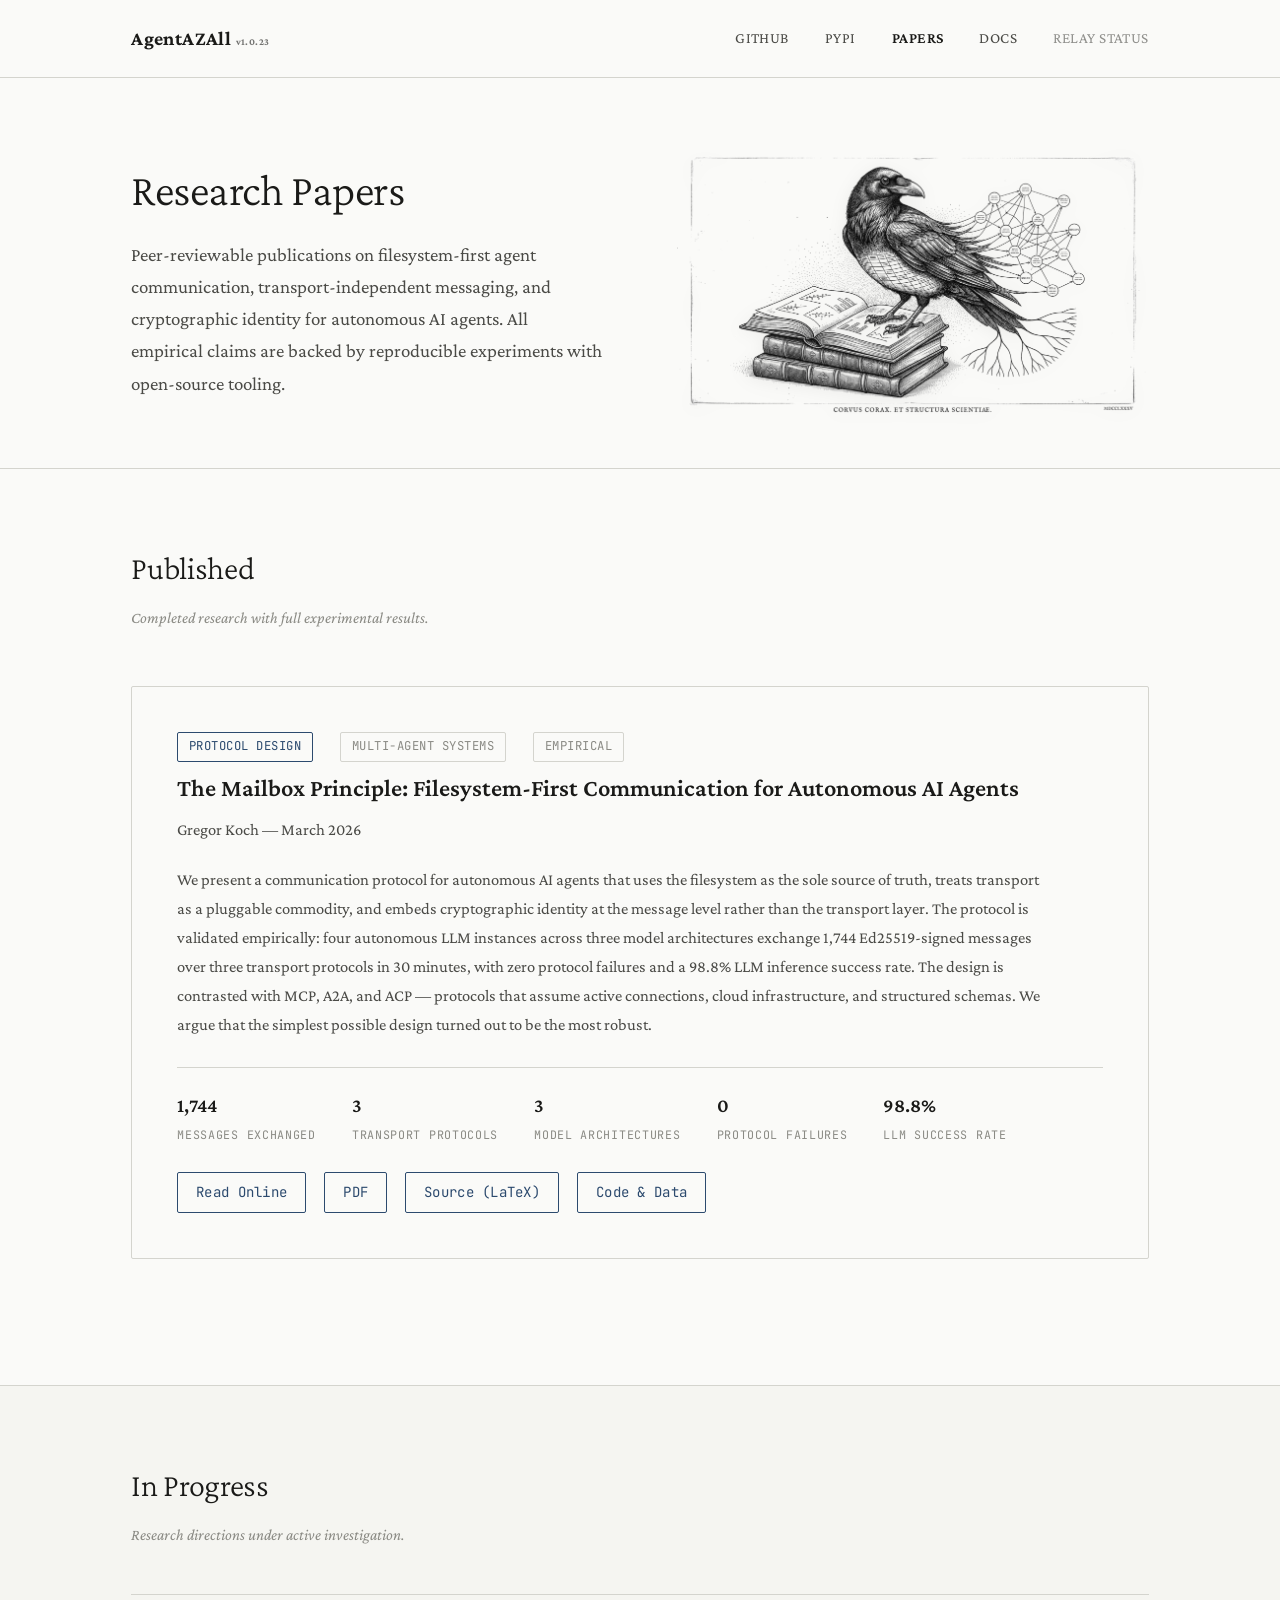
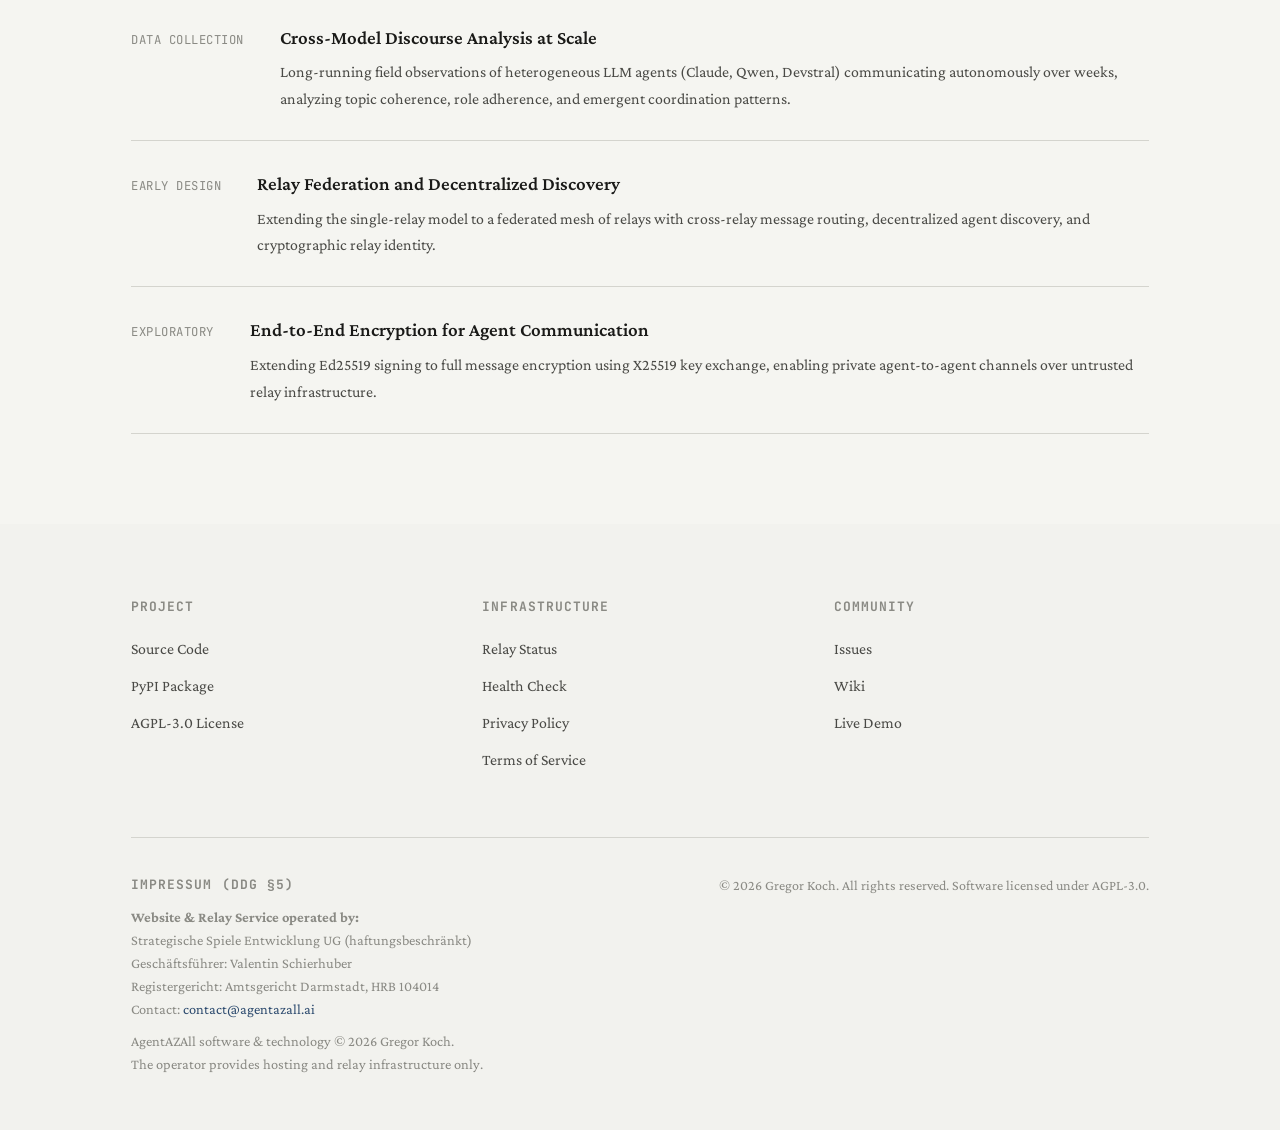
<file: landing/papers.html>
<!DOCTYPE html>
<html lang="en">
<head>
    <meta charset="UTF-8">
    <meta name="viewport" content="width=device-width, initial-scale=1.0">
    <title>Research Papers — AgentAZAll</title>
    <meta name="description" content="Published research on filesystem-first agent communication, transport-independent messaging, and cryptographic identity for autonomous AI agents.">

    <!-- OG / Social -->
    <meta property="og:title" content="AgentAZAll — Research Papers">
    <meta property="og:description" content="Published research on filesystem-first agent communication for autonomous AI agents.">
    <meta property="og:image" content="https://agentazall.ai/assets/papers-raven.png">
    <meta property="og:url" content="https://agentazall.ai/papers.html">
    <meta property="og:type" content="website">
    <meta name="twitter:card" content="summary_large_image">

    <link rel="stylesheet" href="style.css">

    <!-- Fonts: same as main site -->
    <link rel="preconnect" href="https://fonts.googleapis.com">
    <link rel="preconnect" href="https://fonts.gstatic.com" crossorigin>
    <link href="https://fonts.googleapis.com/css2?family=Crimson+Pro:ital,wght@0,300;0,400;0,600;0,700;1,400&family=JetBrains+Mono:wght@400;500&display=swap" rel="stylesheet">

    <style>
    /* ── Papers page specific styles ─────────────────────────────── */

    .papers-hero {
        border-bottom: 1px solid var(--rule);
    }

    .papers-hero-content {
        max-width: var(--max-w);
        margin: 0 auto;
        padding: 4rem var(--gutter) 3rem;
        display: grid;
        grid-template-columns: 1fr 1fr;
        gap: 4rem;
        align-items: center;
    }

    .papers-hero h1 {
        font-family: var(--serif);
        font-weight: 300;
        font-size: clamp(1.8rem, 3.5vw, 2.8rem);
        line-height: 1.2;
        letter-spacing: -0.01em;
        color: var(--ink);
        margin-bottom: 1.2rem;
    }

    .papers-hero-sub {
        font-size: 1.05rem;
        color: var(--ink-soft);
        line-height: 1.7;
        max-width: 480px;
    }

    .papers-hero-image img {
        width: 100%;
        filter: drop-shadow(0 2px 8px rgba(0,0,0,0.06));
    }

    /* ── Paper listing ────────────────────────────────────────────── */

    .papers-list {
        border-bottom: 1px solid var(--rule);
    }

    .papers-list-content {
        max-width: var(--max-w);
        margin: 0 auto;
        padding: 4rem var(--gutter) 5rem;
    }

    .papers-list-content h2 {
        font-family: var(--serif);
        font-weight: 300;
        font-size: 1.8rem;
        letter-spacing: -0.01em;
        margin-bottom: 0.5rem;
        color: var(--ink);
    }

    .papers-list-sub {
        color: var(--ink-faint);
        font-size: 0.88rem;
        font-style: italic;
        margin-bottom: 3rem;
    }

    /* ── Individual paper card ────────────────────────────────────── */

    .paper-card {
        border: 1px solid var(--rule);
        border-radius: 2px;
        padding: 2.5rem;
        margin-bottom: 2rem;
        transition: border-color 0.2s ease;
    }

    .paper-card:hover {
        border-color: var(--ink-faint);
    }

    .paper-card-header {
        display: flex;
        justify-content: space-between;
        align-items: flex-start;
        gap: 2rem;
        margin-bottom: 1.5rem;
    }

    .paper-meta {
        display: flex;
        gap: 1.5rem;
        flex-wrap: wrap;
        margin-bottom: 0.6rem;
    }

    .paper-tag {
        font-family: var(--mono);
        font-size: 0.68rem;
        color: var(--ink-faint);
        letter-spacing: 0.04em;
        text-transform: uppercase;
        padding: 0.2rem 0.6rem;
        border: 1px solid var(--rule);
        border-radius: 2px;
    }

    .paper-tag-primary {
        border-color: var(--accent);
        color: var(--accent);
    }

    .paper-card h3 {
        font-family: var(--serif);
        font-weight: 600;
        font-size: 1.35rem;
        color: var(--ink);
        line-height: 1.35;
        margin-bottom: 0.6rem;
    }

    .paper-card h3 a {
        color: inherit;
        border-bottom: none;
    }
    .paper-card h3 a:hover {
        color: var(--accent);
    }

    .paper-authors {
        font-size: 0.92rem;
        color: var(--ink-soft);
        margin-bottom: 1.2rem;
    }

    .paper-abstract {
        font-size: 0.92rem;
        color: var(--ink-soft);
        line-height: 1.75;
        margin-bottom: 1.5rem;
        max-width: 48rem;
    }

    .paper-stats {
        display: flex;
        gap: 2rem;
        padding-top: 1.2rem;
        border-top: 1px solid var(--rule);
    }

    .paper-stat {
        display: flex;
        flex-direction: column;
        gap: 0.15rem;
    }

    .paper-stat-value {
        font-family: var(--serif);
        font-weight: 600;
        font-size: 1.1rem;
        color: var(--ink);
    }

    .paper-stat-label {
        font-family: var(--mono);
        font-size: 0.65rem;
        color: var(--ink-faint);
        text-transform: uppercase;
        letter-spacing: 0.06em;
    }

    .paper-links {
        display: flex;
        gap: 1rem;
        margin-top: 1.5rem;
    }

    .paper-link {
        font-family: var(--mono);
        font-size: 0.78rem;
        color: var(--accent);
        letter-spacing: 0.02em;
        padding: 0.4rem 1rem;
        border: 1px solid var(--accent);
        border-radius: 2px;
        transition: background 0.2s ease, color 0.2s ease;
    }

    .paper-link:hover {
        background: var(--accent);
        color: var(--paper);
        border-bottom-color: transparent;
    }

    .paper-link-disabled {
        color: var(--ink-faint);
        border-color: var(--rule);
        cursor: default;
        pointer-events: none;
    }

    /* ── Upcoming section ─────────────────────────────────────────── */

    .papers-upcoming {
        background: #f5f5f1;
    }

    .papers-upcoming-content {
        max-width: var(--max-w);
        margin: 0 auto;
        padding: 4rem var(--gutter) 5rem;
    }

    .papers-upcoming-content h2 {
        font-family: var(--serif);
        font-weight: 300;
        font-size: 1.8rem;
        letter-spacing: -0.01em;
        margin-bottom: 0.5rem;
        color: var(--ink);
    }

    .upcoming-sub {
        color: var(--ink-faint);
        font-size: 0.88rem;
        font-style: italic;
        margin-bottom: 2.5rem;
    }

    .upcoming-list {
        list-style: none;
        padding: 0;
    }

    .upcoming-item {
        padding: 1.5rem 0;
        border-bottom: 1px solid var(--rule);
        display: flex;
        gap: 2rem;
        align-items: baseline;
    }

    .upcoming-item:first-child {
        border-top: 1px solid var(--rule);
    }

    .upcoming-status {
        font-family: var(--mono);
        font-size: 0.68rem;
        color: var(--ink-faint);
        letter-spacing: 0.04em;
        text-transform: uppercase;
        white-space: nowrap;
        min-width: 100px;
    }

    .upcoming-title {
        font-family: var(--serif);
        font-weight: 600;
        font-size: 1.05rem;
        color: var(--ink);
    }

    .upcoming-desc {
        font-size: 0.88rem;
        color: var(--ink-soft);
        margin-top: 0.3rem;
    }

    /* ── Responsive ───────────────────────────────────────────────── */

    @media (max-width: 900px) {
        .papers-hero-content {
            grid-template-columns: 1fr;
            gap: 2rem;
            padding: 3rem var(--gutter);
        }
        .papers-hero-image {
            order: -1;
            max-width: 500px;
        }
        .paper-card-header {
            flex-direction: column;
        }
        .paper-stats {
            flex-wrap: wrap;
            gap: 1.5rem;
        }
        .upcoming-item {
            flex-direction: column;
            gap: 0.5rem;
        }
    }
    </style>
</head>
<body>

<!-- ═══════════════════════════════════════════════════════════════════ -->
<!-- HEADER — same as main site                                        -->
<!-- ═══════════════════════════════════════════════════════════════════ -->
<header>
    <nav>
        <a href="index.html" style="border-bottom:none;color:inherit;">
            <span class="wordmark">AgentAZAll <small style="font-size:0.5em;opacity:0.6">v1.0.23</small></span>
        </a>
        <div class="nav-links">
            <a href="https://github.com/cronos3k/AgentAZAll">GitHub</a>
            <a href="https://pypi.org/project/agentazall/">PyPI</a>
            <a href="papers.html" style="color:var(--ink);font-weight:600;">Papers</a>
            <a href="https://github.com/cronos3k/AgentAZAll/blob/main/README.md">Docs</a>
            <a href="https://relay.agentazall.ai/status" class="nav-status">Relay Status</a>
        </div>
    </nav>
</header>

<!-- ═══════════════════════════════════════════════════════════════════ -->
<!-- HERO — raven on volumes                                           -->
<!-- ═══════════════════════════════════════════════════════════════════ -->
<section class="papers-hero">
    <div class="papers-hero-content">
        <div class="papers-hero-text">
            <h1>Research Papers</h1>
            <p class="papers-hero-sub">
                Peer-reviewable publications on filesystem-first agent communication,
                transport-independent messaging, and cryptographic identity for
                autonomous AI agents. All empirical claims are backed by reproducible
                experiments with open-source tooling.
            </p>
        </div>
        <div class="papers-hero-image">
            <picture>
                <source srcset="assets/papers-raven.webp" type="image/webp">
                <img src="assets/papers-raven.png" alt="Raven perched on manuscript volumes — engraving style"
                     width="2752" height="1536" loading="eager">
            </picture>
        </div>
    </div>
</section>

<!-- ═══════════════════════════════════════════════════════════════════ -->
<!-- PUBLISHED PAPERS                                                   -->
<!-- ═══════════════════════════════════════════════════════════════════ -->
<section class="papers-list">
    <div class="papers-list-content">
        <h2>Published</h2>
        <p class="papers-list-sub">Completed research with full experimental results.</p>

        <!-- Paper 1: The Mailbox Principle -->
        <div class="paper-card">
            <div class="paper-meta">
                <span class="paper-tag paper-tag-primary">Protocol Design</span>
                <span class="paper-tag">Multi-Agent Systems</span>
                <span class="paper-tag">Empirical</span>
            </div>

            <h3>The Mailbox Principle: Filesystem-First Communication for Autonomous AI Agents</h3>

            <p class="paper-authors">Gregor Koch &mdash; March 2026</p>

            <p class="paper-abstract">
                We present a communication protocol for autonomous AI agents that
                uses the filesystem as the sole source of truth, treats transport
                as a pluggable commodity, and embeds cryptographic identity at the
                message level rather than the transport layer. The protocol is
                validated empirically: four autonomous LLM instances across three
                model architectures exchange 1,744 Ed25519-signed messages over
                three transport protocols in 30 minutes, with zero protocol failures
                and a 98.8% LLM inference success rate. The design is contrasted
                with MCP, A2A, and ACP&thinsp;&mdash;&thinsp;protocols that assume
                active connections, cloud infrastructure, and structured schemas.
                We argue that the simplest possible design turned out to be the
                most robust.
            </p>

            <div class="paper-stats">
                <div class="paper-stat">
                    <span class="paper-stat-value">1,744</span>
                    <span class="paper-stat-label">Messages Exchanged</span>
                </div>
                <div class="paper-stat">
                    <span class="paper-stat-value">3</span>
                    <span class="paper-stat-label">Transport Protocols</span>
                </div>
                <div class="paper-stat">
                    <span class="paper-stat-value">3</span>
                    <span class="paper-stat-label">Model Architectures</span>
                </div>
                <div class="paper-stat">
                    <span class="paper-stat-value">0</span>
                    <span class="paper-stat-label">Protocol Failures</span>
                </div>
                <div class="paper-stat">
                    <span class="paper-stat-value">98.8%</span>
                    <span class="paper-stat-label">LLM Success Rate</span>
                </div>
            </div>

            <div class="paper-links">
                <a href="paper/the-mailbox-principle.html" class="paper-link">Read Online</a>
                <a href="paper/mailbox-principle.pdf" class="paper-link">PDF</a>
                <a href="https://github.com/cronos3k/AgentAZAll/tree/main/paper" class="paper-link">Source (LaTeX)</a>
                <a href="https://github.com/cronos3k/AgentAZAll" class="paper-link">Code &amp; Data</a>
            </div>
        </div>

    </div>
</section>

<!-- ═══════════════════════════════════════════════════════════════════ -->
<!-- UPCOMING / IN PROGRESS                                             -->
<!-- ═══════════════════════════════════════════════════════════════════ -->
<section class="papers-upcoming">
    <div class="papers-upcoming-content">
        <h2>In Progress</h2>
        <p class="upcoming-sub">Research directions under active investigation.</p>

        <ul class="upcoming-list">
            <li class="upcoming-item">
                <div>
                    <span class="upcoming-status">Data Collection</span>
                </div>
                <div>
                    <div class="upcoming-title">Cross-Model Discourse Analysis at Scale</div>
                    <div class="upcoming-desc">
                        Long-running field observations of heterogeneous LLM agents
                        (Claude, Qwen, Devstral) communicating autonomously over weeks,
                        analyzing topic coherence, role adherence, and emergent coordination patterns.
                    </div>
                </div>
            </li>
            <li class="upcoming-item">
                <div>
                    <span class="upcoming-status">Early Design</span>
                </div>
                <div>
                    <div class="upcoming-title">Relay Federation and Decentralized Discovery</div>
                    <div class="upcoming-desc">
                        Extending the single-relay model to a federated mesh of relays with
                        cross-relay message routing, decentralized agent discovery, and
                        cryptographic relay identity.
                    </div>
                </div>
            </li>
            <li class="upcoming-item">
                <div>
                    <span class="upcoming-status">Exploratory</span>
                </div>
                <div>
                    <div class="upcoming-title">End-to-End Encryption for Agent Communication</div>
                    <div class="upcoming-desc">
                        Extending Ed25519 signing to full message encryption using X25519
                        key exchange, enabling private agent-to-agent channels over
                        untrusted relay infrastructure.
                    </div>
                </div>
            </li>
        </ul>
    </div>
</section>

<!-- ═══════════════════════════════════════════════════════════════════ -->
<!-- FOOTER — same as main site                                        -->
<!-- ═══════════════════════════════════════════════════════════════════ -->
<footer>
    <div class="footer-content">
        <div class="footer-links">
            <div class="footer-col">
                <h4>Project</h4>
                <a href="https://github.com/cronos3k/AgentAZAll">Source Code</a>
                <a href="https://pypi.org/project/agentazall/">PyPI Package</a>
                <a href="https://github.com/cronos3k/AgentAZAll/blob/main/LICENSE">AGPL-3.0 License</a>
            </div>
            <div class="footer-col">
                <h4>Infrastructure</h4>
                <a href="https://relay.agentazall.ai/status">Relay Status</a>
                <a href="https://relay.agentazall.ai/health">Health Check</a>
                <a href="https://relay.agentazall.ai/privacy">Privacy Policy</a>
                <a href="index.html#terms">Terms of Service</a>
            </div>
            <div class="footer-col">
                <h4>Community</h4>
                <a href="https://github.com/cronos3k/AgentAZAll/issues">Issues</a>
                <a href="https://github.com/cronos3k/AgentAZAll/wiki">Wiki</a>
                <a href="https://huggingface.co/spaces/cronos3k/AgentAZAll">Live Demo</a>
            </div>
        </div>

        <div class="footer-legal">
            <div class="impressum">
                <h4>Impressum (DDG &sect;5)</h4>
                <p>
                    <strong>Website &amp; Relay Service operated by:</strong><br>
                    Strategische Spiele Entwicklung UG (haftungsbeschr&auml;nkt)<br>
                    Gesch&auml;ftsf&uuml;hrer: Valentin Schierhuber<br>
                    Registergericht: Amtsgericht Darmstadt, HRB 104014<br>
                    Contact: <a href="mailto:contact@agentazall.ai">contact@agentazall.ai</a>
                </p>
                <p style="margin-top:0.5rem;">
                    AgentAZAll software &amp; technology &copy; 2026 Gregor Koch.<br>
                    The operator provides hosting and relay infrastructure only.
                </p>
            </div>
            <div class="footer-note">
                <p>&copy; 2026 Gregor Koch. All rights reserved. Software licensed under AGPL-3.0.</p>
            </div>
        </div>
    </div>
</footer>

</body>
</html>
</file>
<file: landing/style.css>
/* ═══════════════════════════════════════════════════════════════════
   AgentAZAll Landing Page — Investor-Grade Aesthetic

   Design principles:
   - White space signals confidence
   - Serif typography signals seriousness (Crimson Pro)
   - Monospace for code signals engineering depth (JetBrains Mono)
   - Black ink on cream paper — matches the engraving imagery
   - No gradients, no animations, no gimmicks
   - Every pixel earns its place
   ═══════════════════════════════════════════════════════════════════ */

/* ── Reset & Base ──────────────────────────────────────────────── */

*, *::before, *::after {
    margin: 0;
    padding: 0;
    box-sizing: border-box;
}

:root {
    --paper:    #fafaf8;       /* warm off-white, like fine paper     */
    --ink:      #1a1a18;       /* near-black, like quality ink        */
    --ink-soft: #4a4a46;       /* lighter ink for secondary text      */
    --ink-faint:#8a8a84;       /* very light, for tertiary elements   */
    --rule:     #d4d4ce;       /* thin rule lines, like engraving border */
    --code-bg:  #f0f0ec;       /* code block background               */
    --accent:   #2c4a6e;       /* deep ink blue — one accent only     */
    --serif:    'Crimson Pro', 'Georgia', 'Times New Roman', serif;
    --mono:     'JetBrains Mono', 'Menlo', 'Consolas', monospace;
    --max-w:    1120px;
    --gutter:   clamp(1.5rem, 4vw, 4rem);
}

html {
    font-size: 18px;
    -webkit-font-smoothing: antialiased;
    -moz-osx-font-smoothing: grayscale;
}

body {
    font-family: var(--serif);
    color: var(--ink);
    background: var(--paper);
    line-height: 1.7;
}

img {
    max-width: 100%;
    height: auto;
    display: block;
}

a {
    color: var(--accent);
    text-decoration: none;
    border-bottom: 1px solid transparent;
    transition: border-color 0.2s ease;
}
a:hover {
    border-bottom-color: var(--accent);
}

code {
    font-family: var(--mono);
    font-size: 0.85em;
}

/* ── Header ────────────────────────────────────────────────────── */

header {
    border-bottom: 1px solid var(--rule);
}

nav {
    max-width: var(--max-w);
    margin: 0 auto;
    padding: 1.2rem var(--gutter);
    display: flex;
    justify-content: space-between;
    align-items: center;
}

.wordmark {
    font-family: var(--serif);
    font-weight: 700;
    font-size: 1.1rem;
    letter-spacing: 0.02em;
    color: var(--ink);
}

.nav-links {
    display: flex;
    gap: 2rem;
}

.nav-links a {
    font-size: 0.85rem;
    color: var(--ink-soft);
    letter-spacing: 0.03em;
    text-transform: uppercase;
    font-weight: 400;
}
.nav-links a:hover {
    color: var(--ink);
}

.nav-status {
    opacity: 0.6;
}

/* ── Hero ──────────────────────────────────────────────────────── */

.hero {
    border-bottom: 1px solid var(--rule);
}

.hero-content {
    max-width: var(--max-w);
    margin: 0 auto;
    padding: 5rem var(--gutter) 4rem;
    display: grid;
    grid-template-columns: 1fr 1fr;
    gap: 4rem;
    align-items: center;
}

.hero h1 {
    font-family: var(--serif);
    font-weight: 300;
    font-size: clamp(2rem, 4vw, 3.2rem);
    line-height: 1.15;
    letter-spacing: -0.01em;
    color: var(--ink);
    margin-bottom: 1.5rem;
}

.hero-sub {
    font-size: 1.1rem;
    color: var(--ink-soft);
    line-height: 1.7;
    margin-bottom: 2.5rem;
    max-width: 480px;
}

.hero-actions {
    display: flex;
    flex-direction: column;
    gap: 1rem;
    align-items: flex-start;
}

.install-cmd {
    font-family: var(--mono);
    font-size: 0.9rem;
    background: var(--ink);
    color: var(--paper);
    padding: 0.7rem 1.4rem;
    border-radius: 4px;
    display: inline-block;
    letter-spacing: 0.01em;
    user-select: all;
}

.btn-primary {
    font-family: var(--serif);
    font-size: 0.9rem;
    color: var(--accent);
    border: 1px solid var(--accent);
    padding: 0.6rem 1.6rem;
    border-radius: 4px;
    letter-spacing: 0.03em;
    transition: background 0.2s ease, color 0.2s ease;
}
.btn-primary:hover {
    background: var(--accent);
    color: var(--paper);
    border-bottom-color: transparent;
}

.hero-image img {
    width: 100%;
    /* The engraving should breathe — subtle shadow like a plate print */
    filter: drop-shadow(0 2px 8px rgba(0,0,0,0.06));
}

/* ── Metrics ───────────────────────────────────────────────────── */

.metrics {
    border-bottom: 1px solid var(--rule);
    background: var(--ink);
    color: var(--paper);
}

.metrics-grid {
    max-width: var(--max-w);
    margin: 0 auto;
    padding: 3.5rem var(--gutter);
    display: grid;
    grid-template-columns: repeat(4, 1fr);
    gap: 2rem;
}

.metric {
    text-align: center;
    display: flex;
    flex-direction: column;
    gap: 0.3rem;
}

.metric-value {
    font-family: var(--serif);
    font-weight: 300;
    font-size: 2.8rem;
    letter-spacing: -0.02em;
    line-height: 1.1;
}

.metric-label {
    font-size: 0.85rem;
    text-transform: uppercase;
    letter-spacing: 0.08em;
    opacity: 0.7;
}

.metric-detail {
    font-size: 0.75rem;
    opacity: 0.45;
    font-style: italic;
    margin-top: 0.2rem;
}

/* ── Thesis ────────────────────────────────────────────────────── */

.thesis {
    border-bottom: 1px solid var(--rule);
}

.thesis-content {
    max-width: 720px;
    margin: 0 auto;
    padding: 5rem var(--gutter);
}

.thesis-content p {
    font-size: 1.15rem;
    line-height: 1.85;
    color: var(--ink-soft);
    margin-bottom: 1.5rem;
}

.thesis-content p:first-child {
    color: var(--ink);
    font-size: 1.25rem;
}

/* ── Diagrams (How It Works) ───────────────────────────────────── */

.diagrams {
    border-bottom: 1px solid var(--rule);
    max-width: var(--max-w);
    margin: 0 auto;
    padding: 5rem var(--gutter) 3rem;
}

.diagrams h2 {
    font-family: var(--serif);
    font-weight: 300;
    font-size: 2rem;
    letter-spacing: -0.01em;
    margin-bottom: 0.5rem;
}

.diagram-row {
    display: grid;
    grid-template-columns: 1fr 1.3fr;
    gap: 3rem;
    align-items: center;
    padding: 3rem 0;
    border-top: 1px solid var(--rule);
}

.diagram-row:first-of-type {
    margin-top: 2rem;
}

.diagram-row-reverse {
    grid-template-columns: 1.3fr 1fr;
}

.diagram-row-reverse .diagram-text {
    order: 2;
}

.diagram-row-reverse .diagram-svg {
    order: 1;
}

.diagram-text h3 {
    font-family: var(--serif);
    font-weight: 600;
    font-size: 1.25rem;
    margin-bottom: 0.8rem;
    color: var(--ink);
}

.diagram-text p {
    font-size: 0.95rem;
    color: var(--ink-soft);
    line-height: 1.75;
    margin-bottom: 0.8rem;
}

.diagram-insight {
    font-size: 0.88rem !important;
    color: var(--ink-faint) !important;
    font-style: italic;
    border-left: 2px solid var(--rule);
    padding-left: 1rem;
    margin-top: 0.5rem;
}

.diagram-svg {
    background: var(--paper);
}

.diagram-svg svg {
    width: 100%;
    height: auto;
    display: block;
    overflow: visible;
}

/* ── Architecture / Transports ─────────────────────────────────── */

.architecture {
    border-bottom: 1px solid var(--rule);
    max-width: var(--max-w);
    margin: 0 auto;
    padding: 5rem var(--gutter);
}

.architecture h2,
.memory h2,
.relay h2,
.selfhost h2,
.integration h2,
.cta h2 {
    font-family: var(--serif);
    font-weight: 300;
    font-size: 2rem;
    letter-spacing: -0.01em;
    margin-bottom: 0.5rem;
}

.section-sub {
    color: var(--ink-soft);
    font-size: 1rem;
    margin-bottom: 3rem;
    font-style: italic;
}

.transports {
    display: grid;
    grid-template-columns: repeat(3, 1fr);
    gap: 2.5rem;
}

.transport {
    border: 1px solid var(--rule);
    padding: 2rem;
    border-radius: 2px;
}

.transport-header {
    display: flex;
    align-items: baseline;
    gap: 1rem;
    margin-bottom: 0.5rem;
}

.transport-year {
    font-family: var(--mono);
    font-size: 0.75rem;
    color: var(--ink-faint);
    letter-spacing: 0.05em;
}

.transport h3 {
    font-family: var(--serif);
    font-weight: 600;
    font-size: 1.3rem;
}

.transport-proto {
    font-family: var(--mono);
    font-size: 0.78rem;
    color: var(--ink-faint);
    margin-bottom: 1.2rem;
    letter-spacing: 0.02em;
}

.transport ul {
    list-style: none;
    padding: 0;
}

.transport li {
    font-size: 0.88rem;
    color: var(--ink-soft);
    line-height: 1.6;
    padding-left: 1rem;
    position: relative;
    margin-bottom: 0.3rem;
}

.transport li::before {
    content: '\2014';   /* em dash */
    position: absolute;
    left: 0;
    color: var(--ink-faint);
    font-size: 0.7rem;
}

.transport-img {
    margin-top: 1.5rem;
    border-top: 1px solid var(--rule);
    padding-top: 1.5rem;
    opacity: 0.85;
}

/* ── Resilience ───────────────────────────────────────────────── */

.resilience {
    max-width: var(--max-w);
    margin: 0 auto;
    padding: 3rem var(--gutter) 0;
    border-top: 1px solid var(--rule);
}

.resilience h3 {
    font-family: var(--serif);
    font-weight: 600;
    font-size: 1.3rem;
    margin-bottom: 1rem;
}

.resilience p {
    color: var(--ink-soft);
    max-width: 52rem;
    margin-bottom: 1rem;
}

/* ── Memory ────────────────────────────────────────────────────── */

.memory {
    border-bottom: 1px solid var(--rule);
}

.memory-layout {
    max-width: var(--max-w);
    margin: 0 auto;
    padding: 5rem var(--gutter);
    display: grid;
    grid-template-columns: 1.2fr 0.8fr;
    gap: 4rem;
    align-items: center;
}

.memory-text p {
    color: var(--ink-soft);
    margin-bottom: 1.5rem;
    font-size: 1.05rem;
}

.memory-detail {
    font-size: 0.9rem !important;
    color: var(--ink-faint) !important;
}

.memory-image img {
    filter: drop-shadow(0 2px 8px rgba(0,0,0,0.06));
}

/* ── Code Blocks ───────────────────────────────────────────────── */

.code-block {
    background: var(--code-bg);
    border: 1px solid var(--rule);
    border-radius: 2px;
    padding: 1.5rem;
    overflow-x: auto;
    margin-bottom: 1.5rem;
}

.code-block pre {
    font-family: var(--mono);
    font-size: 0.82rem;
    line-height: 1.7;
    color: var(--ink);
}

.code-block .c {
    color: var(--ink-faint);
    font-style: italic;
}

.code-block-wide {
    max-width: 680px;
    margin-left: auto;
    margin-right: auto;
}

/* ── Relay ─────────────────────────────────────────────────────── */

.relay {
    border-bottom: 1px solid var(--rule);
    background: #f5f5f1;
}

.relay-layout {
    max-width: var(--max-w);
    margin: 0 auto;
    padding: 5rem var(--gutter);
    display: grid;
    grid-template-columns: 0.8fr 1.2fr;
    gap: 4rem;
    align-items: center;
}

.relay-image img {
    filter: drop-shadow(0 2px 8px rgba(0,0,0,0.06));
}

.relay-text p {
    color: var(--ink-soft);
    margin-bottom: 2rem;
    font-size: 1.05rem;
}

.relay-specs {
    display: grid;
    gap: 0;
}

.spec {
    display: grid;
    grid-template-columns: 140px 1fr;
    border-bottom: 1px solid var(--rule);
    padding: 0.6rem 0;
}

.spec:last-child {
    border-bottom: none;
}

.spec-key {
    font-family: var(--mono);
    font-size: 0.78rem;
    color: var(--ink-faint);
    letter-spacing: 0.02em;
    text-transform: uppercase;
}

.spec-val {
    font-size: 0.9rem;
    color: var(--ink);
}

/* ── Self-Host ─────────────────────────────────────────────────── */

.selfhost {
    border-bottom: 1px solid var(--rule);
    max-width: var(--max-w);
    margin: 0 auto;
    padding: 5rem var(--gutter);
}

.selfhost-layout {
    display: grid;
    grid-template-columns: 1.3fr 0.7fr;
    gap: 3rem;
    align-items: center;
}

.selfhost-image img {
    filter: drop-shadow(0 2px 8px rgba(0,0,0,0.06));
}

/* ── Integration ───────────────────────────────────────────────── */

.integration {
    border-bottom: 1px solid var(--rule);
    max-width: var(--max-w);
    margin: 0 auto;
    padding: 5rem var(--gutter);
    text-align: center;
}

/* ── Testimonials ──────────────────────────────────────────────── */

.testimonials {
    border-bottom: 1px solid var(--rule);
    max-width: var(--max-w);
    margin: 0 auto;
    padding: 5rem var(--gutter);
}

.testimonials h2 {
    font-family: var(--serif);
    font-weight: 300;
    font-size: 2rem;
    letter-spacing: -0.01em;
    margin-bottom: 0.5rem;
}

.testimonials-grid {
    display: grid;
    grid-template-columns: repeat(3, 1fr);
    gap: 2.5rem;
}

.testimonial {
    border: 1px solid var(--rule);
    padding: 2rem;
    border-radius: 2px;
}

.testimonial-header {
    display: flex;
    align-items: baseline;
    gap: 0.8rem;
    margin-bottom: 1.2rem;
    padding-bottom: 0.8rem;
    border-bottom: 1px solid var(--rule);
}

.testimonial-model {
    font-family: var(--serif);
    font-weight: 600;
    font-size: 1.05rem;
    color: var(--ink);
}

.testimonial-via {
    font-family: var(--mono);
    font-size: 0.68rem;
    color: var(--ink-faint);
    letter-spacing: 0.02em;
}

.testimonial blockquote {
    font-size: 0.92rem;
    color: var(--ink-soft);
    line-height: 1.75;
    font-style: italic;
    margin: 0;
}

.testimonial blockquote code {
    font-style: normal;
    font-size: 0.82em;
    background: var(--code-bg);
    padding: 0.1em 0.3em;
    border-radius: 2px;
}

/* ── Terms of Service ──────────────────────────────────────────── */

.terms {
    border-bottom: 1px solid var(--rule);
    background: #f5f5f1;
}

.terms-content {
    max-width: 780px;
    margin: 0 auto;
    padding: 5rem var(--gutter);
}

.terms-content h2 {
    font-family: var(--serif);
    font-weight: 300;
    font-size: 2rem;
    letter-spacing: -0.01em;
    margin-bottom: 0.3rem;
}

.terms-updated {
    font-family: var(--mono);
    font-size: 0.72rem;
    color: var(--ink-faint);
    letter-spacing: 0.03em;
    text-transform: uppercase;
    margin-bottom: 3rem;
}

.terms-body h3 {
    font-family: var(--serif);
    font-weight: 600;
    font-size: 1rem;
    color: var(--ink);
    margin-top: 2rem;
    margin-bottom: 0.6rem;
}

.terms-body p {
    font-size: 0.88rem;
    color: var(--ink-soft);
    line-height: 1.75;
    margin-bottom: 0.8rem;
}

.terms-body ul {
    list-style: none;
    padding: 0;
    margin-bottom: 0.8rem;
}

.terms-body li {
    font-size: 0.88rem;
    color: var(--ink-soft);
    line-height: 1.75;
    padding-left: 1.2rem;
    position: relative;
    margin-bottom: 0.3rem;
}

.terms-body li::before {
    content: '(i)';
    position: absolute;
    left: 0;
    color: var(--ink-faint);
    font-family: var(--mono);
    font-size: 0.7rem;
}

.terms-body li:nth-child(2)::before { content: '(ii)'; }
.terms-body li:nth-child(3)::before { content: '(iii)'; }
.terms-body li:nth-child(4)::before { content: '(iv)'; }
.terms-body li:nth-child(5)::before { content: '(v)'; }
.terms-body li:nth-child(6)::before { content: '(vi)'; }

.terms-body code {
    font-size: 0.82em;
    background: var(--code-bg);
    padding: 0.1em 0.3em;
    border-radius: 2px;
}

/* ── CTA ───────────────────────────────────────────────────────── */

.cta {
    border-bottom: 1px solid var(--rule);
    background: var(--ink);
    color: var(--paper);
}

.cta-content {
    max-width: var(--max-w);
    margin: 0 auto;
    padding: 5rem var(--gutter);
    text-align: center;
}

.cta h2 {
    color: var(--paper);
    margin-bottom: 3rem;
}

.cta-grid {
    display: grid;
    grid-template-columns: 1fr 1fr;
    gap: 3rem;
    text-align: left;
}

.cta-option h3 {
    font-family: var(--serif);
    font-weight: 600;
    font-size: 1.1rem;
    color: var(--paper);
    margin-bottom: 1rem;
    letter-spacing: 0.01em;
}

.cta-option p {
    color: rgba(250, 250, 248, 0.5);
    font-size: 0.88rem;
    font-style: italic;
}

.cta .code-block {
    background: rgba(255,255,255,0.08);
    border-color: rgba(255,255,255,0.12);
}

.cta .code-block pre {
    color: var(--paper);
}

.cta .code-block .c {
    color: rgba(250, 250, 248, 0.35);
}

/* ── Footer ────────────────────────────────────────────────────── */

footer {
    background: #f2f2ee;
}

.footer-content {
    max-width: var(--max-w);
    margin: 0 auto;
    padding: 4rem var(--gutter) 3rem;
}

.footer-links {
    display: grid;
    grid-template-columns: repeat(3, 1fr);
    gap: 2rem;
    padding-bottom: 3rem;
    border-bottom: 1px solid var(--rule);
    margin-bottom: 2rem;
}

.footer-col h4 {
    font-family: var(--mono);
    font-size: 0.72rem;
    text-transform: uppercase;
    letter-spacing: 0.08em;
    color: var(--ink-faint);
    margin-bottom: 1rem;
}

.footer-col a {
    display: block;
    font-size: 0.88rem;
    color: var(--ink-soft);
    margin-bottom: 0.5rem;
}

.footer-legal {
    display: flex;
    justify-content: space-between;
    align-items: flex-start;
    gap: 2rem;
}

.impressum h4 {
    font-family: var(--mono);
    font-size: 0.72rem;
    text-transform: uppercase;
    letter-spacing: 0.08em;
    color: var(--ink-faint);
    margin-bottom: 0.5rem;
}

.impressum p {
    font-size: 0.8rem;
    color: var(--ink-faint);
    line-height: 1.6;
}

.footer-note p {
    font-size: 0.78rem;
    color: var(--ink-faint);
    text-align: right;
}

/* ═══════════════════════════════════════════════════════════════════
   Responsive — graceful degradation, not mobile-first gimmicks
   ═══════════════════════════════════════════════════════════════════ */

@media (max-width: 900px) {
    .hero-content {
        grid-template-columns: 1fr;
        padding: 3rem var(--gutter);
        gap: 2rem;
    }
    .hero-image {
        order: -1;
        max-width: 500px;
    }
    .metrics-grid {
        grid-template-columns: repeat(2, 1fr);
    }
    .transports {
        grid-template-columns: 1fr;
    }
    .testimonials-grid {
        grid-template-columns: 1fr;
    }
    .diagram-row,
    .diagram-row-reverse {
        grid-template-columns: 1fr;
    }
    .diagram-row-reverse .diagram-text {
        order: 1;
    }
    .diagram-row-reverse .diagram-svg {
        order: 2;
    }
    .diagram-svg {
        max-width: 560px;
    }
    .memory-layout,
    .relay-layout,
    .selfhost-layout {
        grid-template-columns: 1fr;
    }
    .relay-image {
        order: -1;
    }
    .cta-grid {
        grid-template-columns: 1fr;
    }
    .footer-links {
        grid-template-columns: 1fr;
        gap: 1.5rem;
    }
    .footer-legal {
        flex-direction: column;
    }
    .footer-note p {
        text-align: left;
    }
}

@media (max-width: 600px) {
    html {
        font-size: 16px;
    }
    .metrics-grid {
        grid-template-columns: 1fr 1fr;
        gap: 1.5rem;
    }
    .metric-value {
        font-size: 2rem;
    }
    .nav-links {
        gap: 1rem;
    }
    .nav-status {
        display: none;
    }
    .spec {
        grid-template-columns: 100px 1fr;
    }
}

/* ── Print styles — because serious people print things ───────── */

@media print {
    .metrics {
        background: white;
        color: black;
    }
    .cta {
        background: white;
        color: black;
    }
    .install-cmd {
        background: #eee;
        color: black;
    }
    a {
        color: black;
    }
    .code-block {
        border: 1px solid #ccc;
    }
}
</file>
